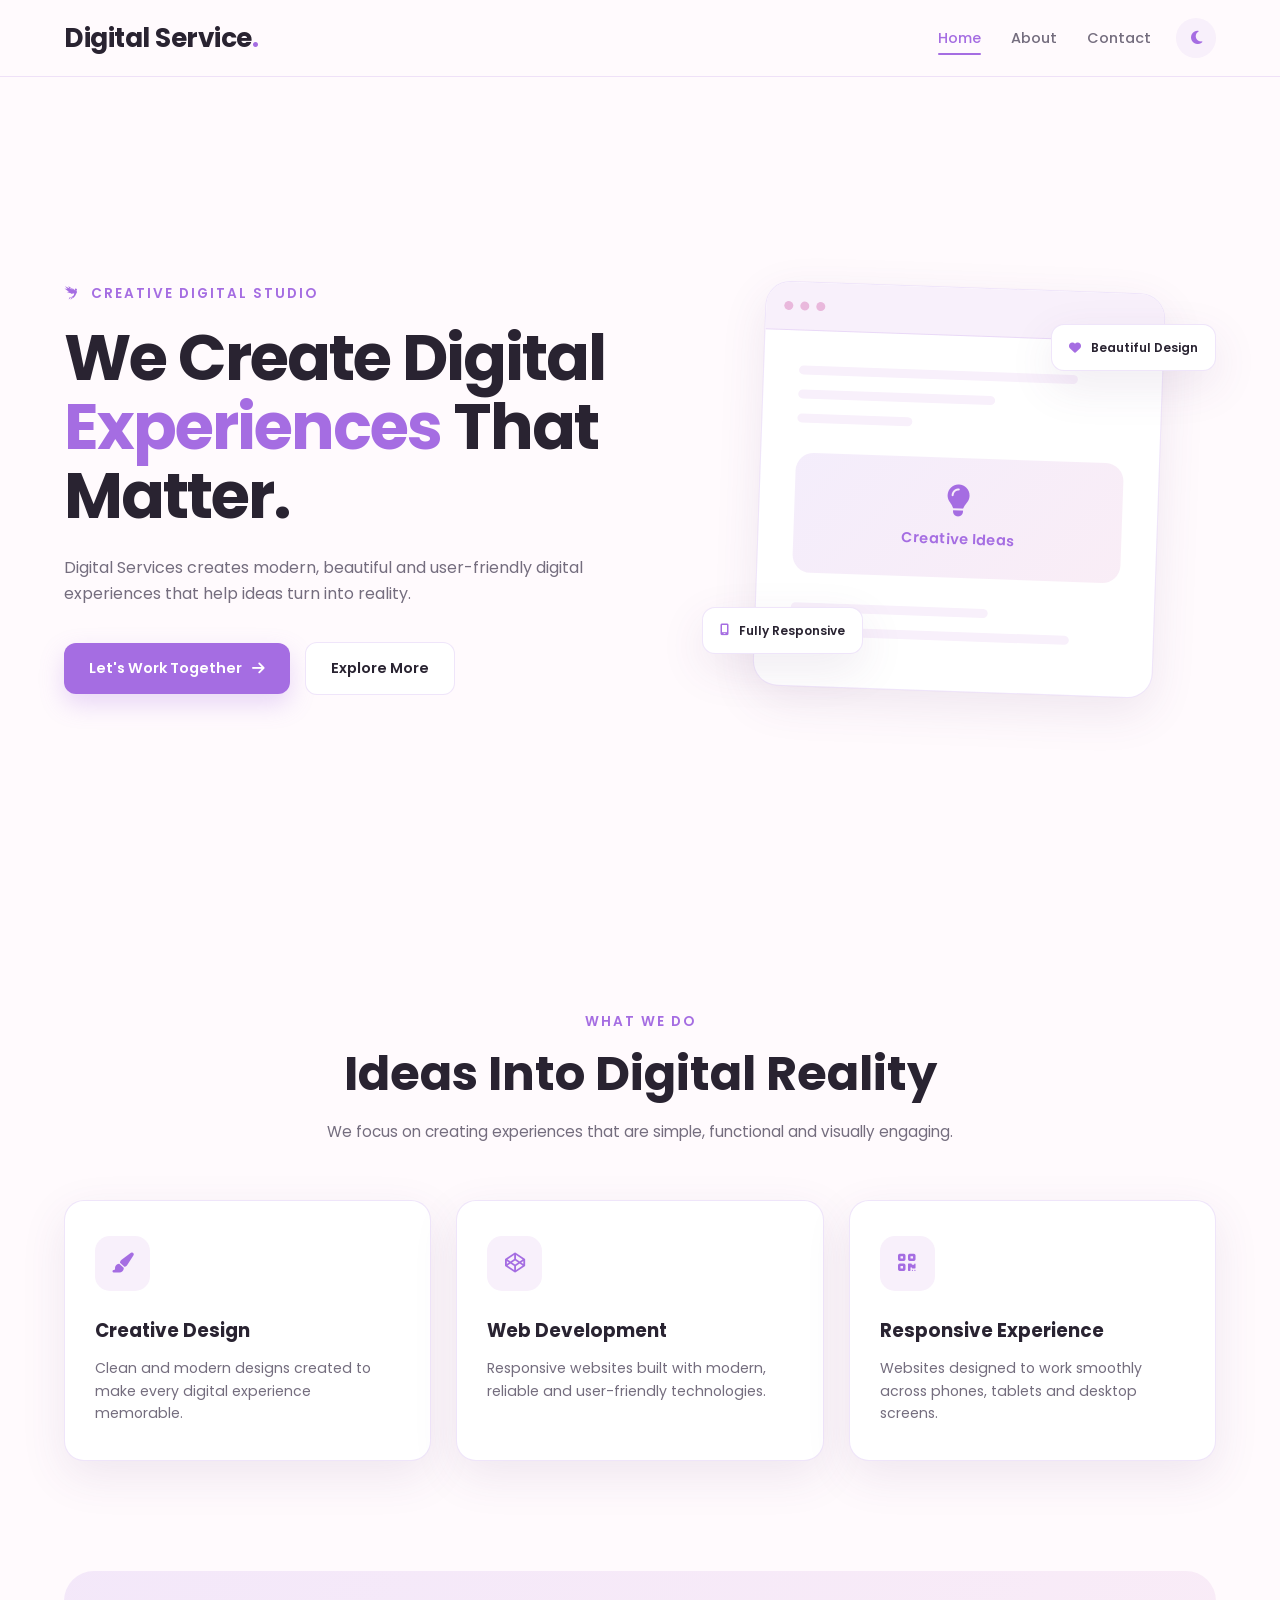
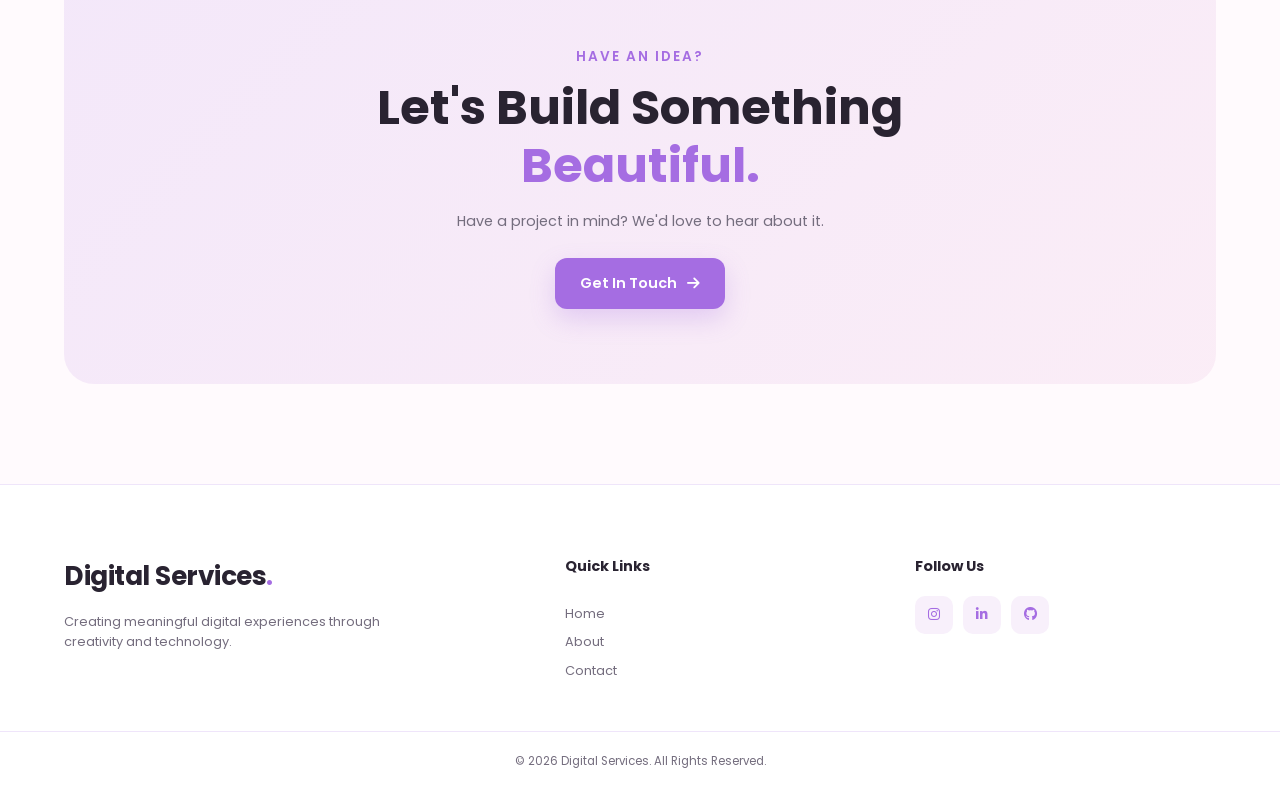
<file: index.html>
<!DOCTYPE html>
<html lang="en">

<head>
    <meta charset="UTF-8">
    <meta name="viewport" content="width=device-width, initial-scale=1.0">

    <title>Digital Services | Paras Qureshi</title>

    <link rel="stylesheet" href="style.css">

    <!-- Font Awesome -->
    <link rel="stylesheet"
        href="https://cdnjs.cloudflare.com/ajax/libs/font-awesome/6.5.2/css/all.min.css">
</head>

<body>

    <!-- ================= NAVBAR ================= -->
    <header class="header">
        <nav class="navbar">

            <a href="index.html" class="logo">
                Digital Service<span>.</span>
            </a>

            <div class="nav-right">

                <ul class="nav-links" id="navLinks">
                    <li>
                        <a href="index.html" class="active">Home</a>
                    </li>

                    <li>
                        <a href="about.html">About</a>
                    </li>

                    <li>
                        <a href="contact.html">Contact</a>
                    </li>
                </ul>

                <!-- Dark / Light Mode -->
              <button id="themeToggle" class="theme-toggle" aria-label="Switch to dark mode">
    <i class="fas fa-moon"></i>
</button>

                <!-- Mobile Menu -->
                <button class="menu-toggle" id="menuToggle" aria-label="Toggle navigation menu">
                    <span></span>
                    <span></span>
                    <span></span>
                </button>

            </div>

        </nav>
    </header>


    <!-- ================= HERO SECTION ================= -->
    <main>

        <section class="hero">

            <div class="hero-content">

                <p class="hero-subtitle">
                   <i class="fa-brands fa-studiovinari"></i>
                    Creative Digital Studio
                </p>

                <h1>
                    We Create Digital
                    <span>Experiences</span>
                    That Matter.
                </h1>

                <p class="hero-description">
                    Digital Services creates modern, beautiful and user-friendly
                    digital experiences that help ideas turn into reality.
                </p>

                <div class="hero-buttons">
                    <a href="contact.html" class="btn primary-btn">
                        Let's Work Together
                        <i class="fas fa-arrow-right"></i>
                    </a>

                    <a href="about.html" class="btn secondary-btn">
                        Explore More
                    </a>
                </div>

            </div>


            <!-- Hero Visual -->
            <div class="hero-visual">

                <div class="visual-card main-card">

                    <div class="card-top">
                        <span class="dot"></span>
                        <span class="dot"></span>
                        <span class="dot"></span>
                    </div>

                    <div class="visual-content">

                        <div class="code-line long"></div>
                        <div class="code-line medium"></div>
                        <div class="code-line short"></div>

                        <div class="visual-box">
                            <i class="fa-solid fa-lightbulb"></i>
                            <span>Creative Ideas</span>
                        </div>

                        <div class="code-line medium"></div>
                        <div class="code-line long"></div>

                    </div>

                </div>

                <div class="floating-card card-one">
                    <i class="fas fa-heart"></i>
                    <span>Beautiful Design</span>
                </div>

                <div class="floating-card card-two">
                    <i class="fas fa-mobile-screen"></i>
                    <span>Fully Responsive</span>
                </div>

            </div>

        </section>


        <!-- ================= SERVICES ================= -->
        <section class="services section">

            <div class="section-heading">

                <p class="section-subtitle">
                    What We Do
                </p>

                <h2>
                    Ideas Into Digital Reality
                </h2>

                <p>
                    We focus on creating experiences that are simple,
                    functional and visually engaging.
                </p>

            </div>


            <div class="service-grid">

                <article class="service-card">

                    <div class="service-icon">
                       <i class="fa-solid fa-paintbrush"></i>
                    </div>

                    <h3>Creative Design</h3>

                    <p>
                        Clean and modern designs created to make every
                        digital experience memorable.
                    </p>

                </article>


                <article class="service-card">

                    <div class="service-icon">
                      <i class="fa-brands fa-codepen"></i>
                    </div>

                    <h3>Web Development</h3>

                    <p>
                        Responsive websites built with modern,
                        reliable and user-friendly technologies.
                    </p>

                </article>


                <article class="service-card">

                    <div class="service-icon">
                        <i class="fa-solid fa-qrcode"></i>
                    </div>

                    <h3>Responsive Experience</h3>

                    <p>
                        Websites designed to work smoothly across
                        phones, tablets and desktop screens.
                    </p>

                </article>

            </div>

        </section>


        <!-- ================= CTA ================= -->
        <section class="cta-section">

            <div class="cta-content">

                <p class="section-subtitle">
                    Have an Idea?
                </p>

                <h2>
                    Let's Build Something
                    <span>Beautiful.</span>
                </h2>

                <p>
                    Have a project in mind? We'd love to hear about it.
                </p>

                <a href="contact.html" class="btn primary-btn">
                    Get In Touch
                    <i class="fas fa-arrow-right"></i>
                </a>

            </div>

        </section>

    </main>


    <!-- ================= FOOTER ================= -->
    <footer class="footer">

        <div class="footer-container">

            <div class="footer-brand">

                <a href="index.html" class="logo">
                    Digital Services<span>.</span>
                </a>

                <p>
                    Creating meaningful digital experiences
                    through creativity and technology.
                </p>

            </div>


            <div class="footer-links">

                <h3>Quick Links</h3>

                <a href="index.html">Home</a>
                <a href="about.html">About</a>
                <a href="contact.html">Contact</a>

            </div>


            <div class="footer-social">

                <h3>Follow Us</h3>

                <div class="social-icons">

                    <a href="https://www.instagram.com/paras_qureshii/?hl=en" aria-label="Instagram">
                        <i class="fab fa-instagram"></i>
                    </a>

                    <a href="https://www.linkedin.com/in/paras-qureshi-65b89837a/" aria-label="LinkedIn">
                        <i class="fab fa-linkedin-in"></i>
                    </a>

                    <a href="https://github.com/Parasqureshi13" aria-label="GitHub">
                        <i class="fab fa-github"></i>
                    </a>

                </div>

            </div>

        </div>


        <div class="footer-bottom">

            <p>
                © 2026 Digital Services. All Rights Reserved.
            </p>

        </div>

    </footer>


    <!-- JavaScript -->
    <script src="script.js"></script>

</body>

</html>
</file>
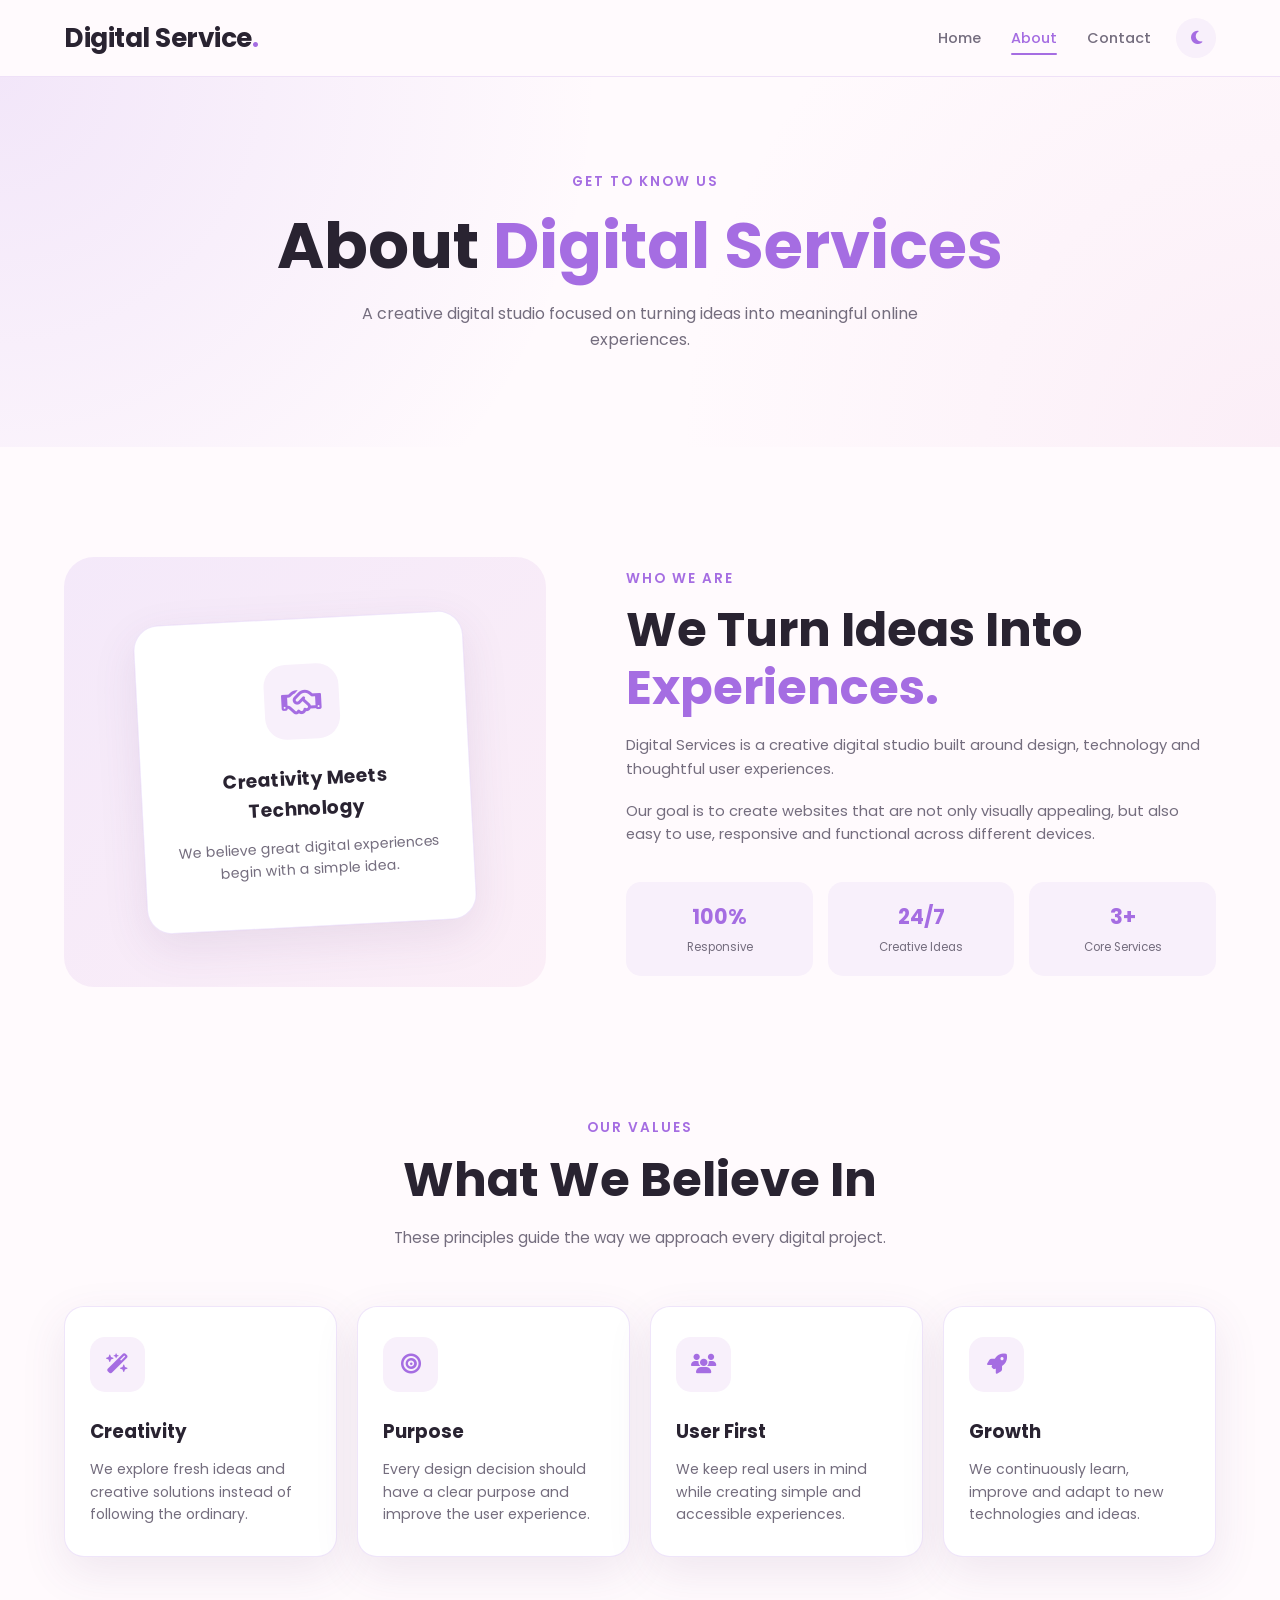
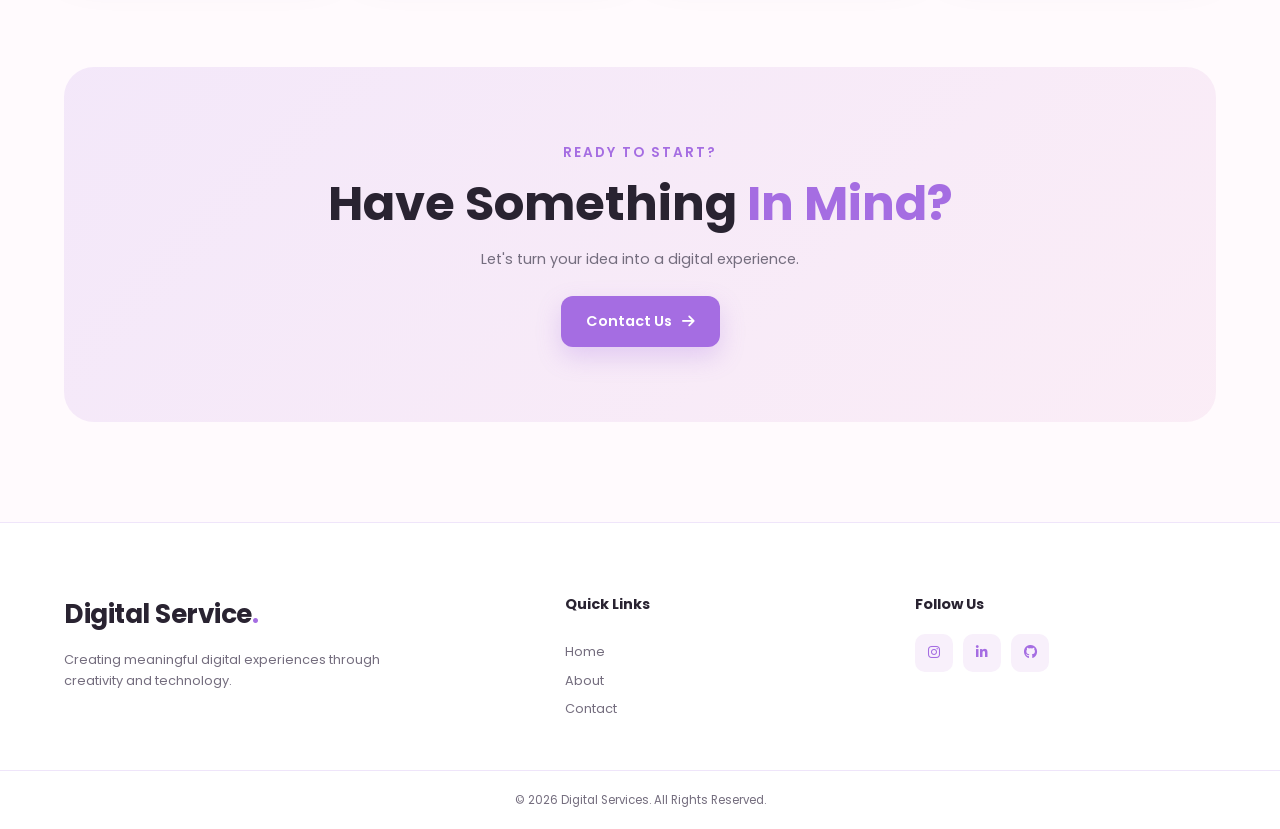
<file: about.html>
<!DOCTYPE html>
<html lang="en">

<head>
    <meta charset="UTF-8">
    <meta name="viewport" content="width=device-width, initial-scale=1.0">

    <title>About | Digital Services</title>

    <link rel="stylesheet" href="style.css">

    <link rel="stylesheet"
        href="https://cdnjs.cloudflare.com/ajax/libs/font-awesome/6.5.2/css/all.min.css">
</head>

<body>

    <!-- ================= NAVBAR ================= -->
    <header class="header">
        <nav class="navbar">

            <a href="index.html" class="logo">
                Digital Service<span>.</span>
            </a>

            <div class="nav-right">

                <ul class="nav-links" id="navLinks">

                    <li>
                        <a href="index.html">Home</a>
                    </li>

                    <li>
                        <a href="about.html" class="active">About</a>
                    </li>

                    <li>
                        <a href="contact.html">Contact</a>
                    </li>

                </ul>

                <!-- Dark / Light Mode -->
                <button class="theme-toggle" id="themeToggle"
                    aria-label="Toggle dark mode">
                    <i class="fas fa-moon"></i>
                </button>

                <!-- Mobile Menu -->
                <button class="menu-toggle" id="menuToggle"
                    aria-label="Toggle navigation menu">

                    <span></span>
                    <span></span>
                    <span></span>

                </button>

            </div>

        </nav>
    </header>


    <!-- ================= PAGE HERO ================= -->
    <main>

        <section class="page-hero">

            <div class="page-hero-content">

                <p class="hero-subtitle">
                    <i class="fas fa-sparkles"></i>
                    Get To Know Us
                </p>

                <h1>
                    About <span>Digital Services</span>
                </h1>

                <p>
                    A creative digital studio focused on turning
                    ideas into meaningful online experiences.
                </p>

            </div>

        </section>


        <!-- ================= ABOUT SECTION ================= -->
        <section class="about-section section">

            <div class="about-image">

                <div class="about-card">

                    <div class="about-icon">
                      <i class="fa-regular fa-handshake"></i>
                    </div>

                    <h3>
                        Creativity Meets Technology
                    </h3>

                    <p>
                        We believe great digital experiences begin
                        with a simple idea.
                    </p>

                </div>

            </div>


            <div class="about-content">

                <p class="section-subtitle">
                    Who We Are
                </p>

                <h2>
                    We Turn Ideas Into
                    <span>Experiences.</span>
                </h2>

                <p>
                    Digital Services is a creative digital studio built
                    around design, technology and thoughtful user
                    experiences.
                </p>

                <p>
                    Our goal is to create websites that are not only
                    visually appealing, but also easy to use,
                    responsive and functional across different
                    devices.
                </p>

                <div class="about-stats">

                    <div class="stat">
                        <strong>100%</strong>
                        <span>Responsive</span>
                    </div>

                    <div class="stat">
                        <strong>24/7</strong>
                        <span>Creative Ideas</span>
                    </div>

                    <div class="stat">
                        <strong>3+</strong>
                        <span>Core Services</span>
                    </div>

                </div>

            </div>

        </section>


        <!-- ================= VALUES ================= -->
        <section class="values-section section">

            <div class="section-heading">

                <p class="section-subtitle">
                    Our Values
                </p>

                <h2>
                    What We Believe In
                </h2>

                <p>
                    These principles guide the way we approach
                    every digital project.
                </p>

            </div>


            <div class="values-grid">

                <article class="value-card">

                    <div class="value-icon">
                        <i class="fas fa-wand-magic-sparkles"></i>
                    </div>

                    <h3>Creativity</h3>

                    <p>
                        We explore fresh ideas and creative solutions
                        instead of following the ordinary.
                    </p>

                </article>


                <article class="value-card">

                    <div class="value-icon">
                        <i class="fas fa-bullseye"></i>
                    </div>

                    <h3>Purpose</h3>

                    <p>
                        Every design decision should have a clear
                        purpose and improve the user experience.
                    </p>

                </article>


                <article class="value-card">

                    <div class="value-icon">
                        <i class="fas fa-users"></i>
                    </div>

                    <h3>User First</h3>

                    <p>
                        We keep real users in mind while creating
                        simple and accessible experiences.
                    </p>

                </article>


                <article class="value-card">

                    <div class="value-icon">
                        <i class="fas fa-rocket"></i>
                    </div>

                    <h3>Growth</h3>

                    <p>
                        We continuously learn, improve and adapt
                        to new technologies and ideas.
                    </p>

                </article>

            </div>

        </section>


        <!-- ================= CTA ================= -->
        <section class="cta-section">

            <div class="cta-content">

                <p class="section-subtitle">
                    Ready To Start?
                </p>

                <h2>
                    Have Something
                    <span>In Mind?</span>
                </h2>

                <p>
                    Let's turn your idea into a digital experience.
                </p>

                <a href="contact.html" class="btn primary-btn">
                    Contact Us
                    <i class="fas fa-arrow-right"></i>
                </a>

            </div>

        </section>

    </main>


    <!-- ================= FOOTER ================= -->
    <footer class="footer">

        <div class="footer-container">

            <div class="footer-brand">

                <a href="index.html" class="logo">
                    Digital Service<span>.</span>
                </a>

                <p>
                    Creating meaningful digital experiences
                    through creativity and technology.
                </p>

            </div>


            <div class="footer-links">

                <h3>Quick Links</h3>

                <a href="index.html">Home</a>
                <a href="about.html">About</a>
                <a href="contact.html">Contact</a>

            </div>


            <div class="footer-social">

                   <h3>Follow Us</h3>

                <div class="social-icons">

                    <a href="https://www.instagram.com/paras_qureshii/?hl=en" aria-label="Instagram">
                        <i class="fab fa-instagram"></i>
                    </a>

                    <a href="https://www.linkedin.com/in/paras-qureshi-65b89837a/" aria-label="LinkedIn">
                        <i class="fab fa-linkedin-in"></i>
                    </a>

                    <a href="https://github.com/Parasqureshi13" aria-label="GitHub">
                        <i class="fab fa-github"></i>
                    </a>

                </div>

            </div>

        </div>


        <div class="footer-bottom">

            <p>
                © 2026 Digital Services. All Rights Reserved.
            </p>

        </div>

    </footer>


    <!-- JavaScript -->
    <script src="script.js"></script>

</body>

</html>
</file>
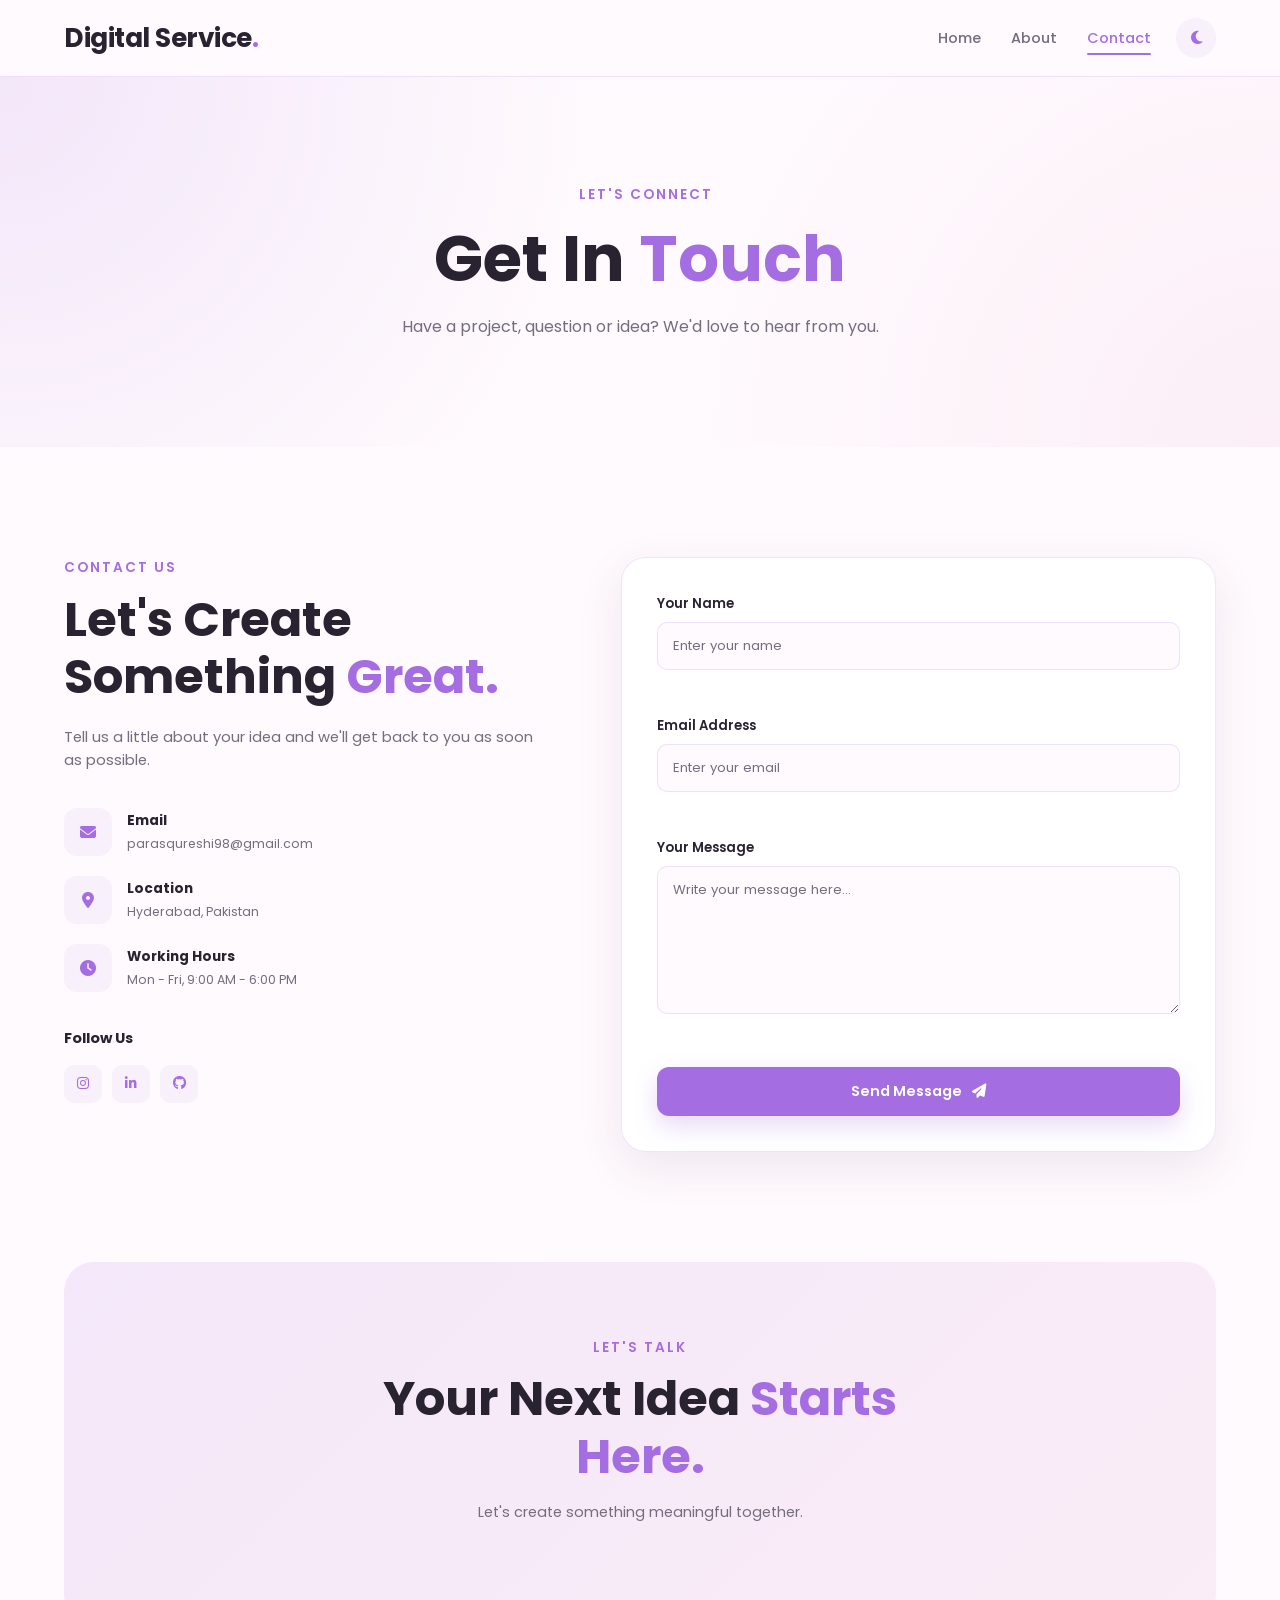
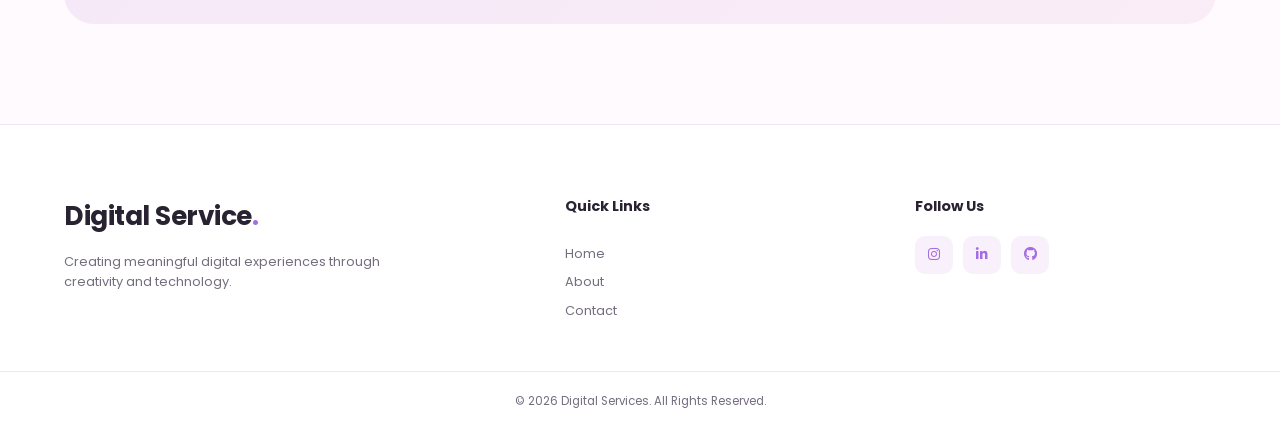
<file: contact.html>
<!DOCTYPE html>
<html lang="en">

<head>
    <meta charset="UTF-8">
    <meta name="viewport" content="width=device-width, initial-scale=1.0">

    <title>Contact | Digital Services</title>

    <link rel="stylesheet" href="style.css">

    <link rel="stylesheet"
        href="https://cdnjs.cloudflare.com/ajax/libs/font-awesome/6.5.2/css/all.min.css">
</head>

<body>

    <!-- ================= NAVBAR ================= -->
    <header class="header">
        <nav class="navbar">

            <a href="index.html" class="logo">
                Digital Service<span>.</span>
            </a>

            <div class="nav-right">

                <ul class="nav-links" id="navLinks">

                    <li>
                        <a href="index.html">Home</a>
                    </li>

                    <li>
                        <a href="about.html">About</a>
                    </li>

                    <li>
                        <a href="contact.html" class="active">Contact</a>
                    </li>

                </ul>

                <!-- Dark / Light Mode -->
                <button class="theme-toggle" id="themeToggle"
                    aria-label="Toggle dark mode">
                    <i class="fas fa-moon"></i>
                </button>

                <!-- Mobile Menu -->
                <button class="menu-toggle" id="menuToggle"
                    aria-label="Toggle navigation menu">

                    <span></span>
                    <span></span>
                    <span></span>

                </button>

            </div>

        </nav>
    </header>


    <!-- ================= CONTACT PAGE ================= -->
    <main>

        <!-- Page Hero -->
        <section class="page-hero">

            <div class="page-hero-content">

                <p class="hero-subtitle">
                    <i class="fas fa-sparkles"></i>
                    Let's Connect
                </p>

                <h1>
                    Get In <span>Touch</span>
                </h1>

                <p>
                    Have a project, question or idea?
                    We'd love to hear from you.
                </p>

            </div>

        </section>


        <!-- ================= CONTACT SECTION ================= -->
        <section class="contact-section section">

            <!-- Contact Information -->
            <div class="contact-info">

                <p class="section-subtitle">
                    Contact Us
                </p>

                <h2>
                    Let's Create Something
                    <span>Great.</span>
                </h2>

                <p class="contact-description">
                    Tell us a little about your idea and we'll
                    get back to you as soon as possible.
                </p>


                <div class="contact-details">

                    <div class="contact-detail">

                        <div class="contact-detail-icon">
                            <i class="fas fa-envelope"></i>
                        </div>

                        <div>
                            <h3>Email</h3>
                            <p>parasqureshi98@gmail.com</p>
                        </div>

                    </div>


                    <div class="contact-detail">

                        <div class="contact-detail-icon">
                            <i class="fas fa-location-dot"></i>
                        </div>

                        <div>
                            <h3>Location</h3>
                            <p>Hyderabad, Pakistan</p>
                        </div>

                    </div>


                    <div class="contact-detail">

                        <div class="contact-detail-icon">
                            <i class="fas fa-clock"></i>
                        </div>

                        <div>
                            <h3>Working Hours</h3>
                            <p>Mon - Fri, 9:00 AM - 6:00 PM</p>
                        </div>

                    </div>

                </div>


                <!-- Social Links -->
                <div class="contact-social">

                    <h3>Follow Us</h3>

                <div class="social-icons">

                    <a href="https://www.instagram.com/paras_qureshii/?hl=en" aria-label="Instagram">
                        <i class="fab fa-instagram"></i>
                    </a>

                    <a href="https://www.linkedin.com/in/paras-qureshi-65b89837a/" aria-label="LinkedIn">
                        <i class="fab fa-linkedin-in"></i>
                    </a>

                    <a href="https://github.com/Parasqureshi13" aria-label="GitHub">
                        <i class="fab fa-github"></i>
                    </a>

                    </div>

                </div>

            </div>


            <!-- ================= CONTACT FORM ================= -->
            <div class="contact-form-wrapper">

                <form id="contactForm" novalidate>

                    <div class="form-group">

                        <label for="name">
                            Your Name
                        </label>

                        <input
                            type="text"
                            id="name"
                            name="name"
                            placeholder="Enter your name"
                            autocomplete="name">

                        <small class="error-message" id="nameError"></small>

                    </div>


                    <div class="form-group">

                        <label for="email">
                            Email Address
                        </label>

                        <input
                            type="email"
                            id="email"
                            name="email"
                            placeholder="Enter your email"
                            autocomplete="email">

                        <small class="error-message" id="emailError"></small>

                    </div>


                    <div class="form-group">

                        <label for="message">
                            Your Message
                        </label>

                        <textarea
                            id="message"
                            name="message"
                            rows="6"
                            placeholder="Write your message here..."></textarea>

                        <small class="error-message" id="messageError"></small>

                    </div>


                    <button type="submit" class="btn primary-btn submit-btn">
                        Send Message
                        <i class="fas fa-paper-plane"></i>
                    </button>


                    <!-- Success Message -->
                    <div class="success-message" id="successMessage">

                        <i class="fas fa-circle-check"></i>

                        <div>
                            <strong>Message Sent!</strong>
                            <p>
                                Thank you! Your message has been
                                submitted successfully.
                            </p>
                        </div>

                    </div>

                </form>

            </div>

        </section>


        <!-- ================= CTA ================= -->
        <section class="cta-section">

            <div class="cta-content">

                <p class="section-subtitle">
                    Let's Talk
                </p>

                <h2>
                    Your Next Idea
                    <span>Starts Here.</span>
                </h2>

                <p>
                    Let's create something meaningful together.
                </p>

            </div>

        </section>

    </main>


    <!-- ================= FOOTER ================= -->
    <footer class="footer">

        <div class="footer-container">

            <div class="footer-brand">

                <a href="index.html" class="logo">
                    Digital Service<span>.</span>
                </a>

                <p>
                    Creating meaningful digital experiences
                    through creativity and technology.
                </p>

            </div>


            <div class="footer-links">

                <h3>Quick Links</h3>

                <a href="index.html">Home</a>
                <a href="about.html">About</a>
                <a href="contact.html">Contact</a>

            </div>


            <div class="footer-social">

                   <h3>Follow Us</h3>

                <div class="social-icons">

                    <a href="https://www.instagram.com/paras_qureshii/?hl=en" aria-label="Instagram">
                        <i class="fab fa-instagram"></i>
                    </a>

                    <a href="https://www.linkedin.com/in/paras-qureshi-65b89837a/" aria-label="LinkedIn">
                        <i class="fab fa-linkedin-in"></i>
                    </a>

                    <a href="https://github.com/Parasqureshi13" aria-label="GitHub">
                        <i class="fab fa-github"></i>
                    </a>
                </div>

            </div>

        </div>


        <div class="footer-bottom">

            <p>
                © 2026 Digital Services. All Rights Reserved.
            </p>

        </div>

    </footer>


    <!-- JavaScript -->
    <script src="script.js"></script>

</body>

</html>
</file>
<file: style.css>
/* =========================================================
   LUNÉRA STUDIO - INTERNIFY TASK 3
   Multi-Page Responsive Website
   ========================================================= */


/* =========================
   GOOGLE FONT
   ========================= */

@import url('https://fonts.googleapis.com/css2?family=Poppins:wght@300;400;500;600;700&display=swap');


/* =========================
   ROOT VARIABLES
   ========================= */

:root {
    --primary: #a56de2;
    --primary-dark: #8750c7;
    --secondary: #e9b8dc;

    --background: #fffafd;
    --surface: #ffffff;
    --surface-light: #f8f0fb;

    --text: #292331;
    --text-light: #746d7e;

    --border: rgba(165, 109, 226, 0.18);

    --shadow: 0 15px 45px rgba(96, 62, 117, 0.10);
    --shadow-hover: 0 20px 55px rgba(96, 62, 117, 0.16);

    --transition: 0.3s ease;
}


/* =========================
   DARK MODE VARIABLES
   ========================= */

body.dark-mode {
    --background: #17131c;
    --surface: #211b28;
    --surface-light: #2a2232;

    --text: #f8f3fb;
    --text-light: #bdb3c5;

    --border: rgba(233, 184, 220, 0.15);

    --shadow: 0 15px 45px rgba(0, 0, 0, 0.25);
    --shadow-hover: 0 20px 55px rgba(0, 0, 0, 0.35);
}


/* =========================
   RESET
   ========================= */

* {
    margin: 0;
    padding: 0;
    box-sizing: border-box;
}


html {
    scroll-behavior: smooth;
}


body {
    font-family: 'Poppins', sans-serif;
    background: var(--background);
    color: var(--text);
    line-height: 1.6;
    overflow-x: hidden;

    transition:
        background-color var(--transition),
        color var(--transition);
}


a {
    text-decoration: none;
    color: inherit;
}


button,
input,
textarea {
    font-family: inherit;
}


button {
    border: none;
    cursor: pointer;
}


img {
    max-width: 100%;
    display: block;
}


/* =========================
   REUSABLE
   ========================= */

.section {
    width: min(1180px, 90%);
    margin: 0 auto;
}


.section-heading {
    max-width: 680px;
    margin: 0 auto 55px;
    text-align: center;
}


.section-subtitle {
    color: var(--primary);
    font-size: 0.85rem;
    font-weight: 600;
    text-transform: uppercase;
    letter-spacing: 2px;
    margin-bottom: 12px;
}


.section-heading h2,
.about-content h2,
.contact-info h2 {
    font-size: clamp(2rem, 4vw, 3rem);
    line-height: 1.2;
    margin-bottom: 18px;
}


.section-heading h2 {
    color: var(--text);
}


.section-heading > p:last-child {
    color: var(--text-light);
    font-size: 0.95rem;
}


/* =========================
   BUTTONS
   ========================= */

.btn {
    display: inline-flex;
    align-items: center;
    justify-content: center;
    gap: 10px;

    padding: 14px 25px;

    border-radius: 12px;

    font-size: 0.9rem;
    font-weight: 600;

    transition:
        transform var(--transition),
        box-shadow var(--transition),
        background-color var(--transition);
}


.primary-btn {
    background: var(--primary);
    color: #ffffff;

    box-shadow: 0 10px 25px rgba(165, 109, 226, 0.25);
}


.primary-btn:hover {
    background: var(--primary-dark);
    transform: translateY(-3px);
    box-shadow: 0 15px 30px rgba(165, 109, 226, 0.30);
}


.secondary-btn {
    background: var(--surface);
    color: var(--text);

    border: 1px solid var(--border);
}


.secondary-btn:hover {
    transform: translateY(-3px);
    box-shadow: var(--shadow);
}


/* =========================
   HEADER / NAVBAR
   ========================= */

.header {
    position: sticky;
    top: 0;
    z-index: 1000;

    background: rgba(255, 250, 253, 0.88);
    border-bottom: 1px solid var(--border);

    backdrop-filter: blur(15px);

    transition: background-color var(--transition);
}


body.dark-mode .header {
    background: rgba(23, 19, 28, 0.90);
}


.navbar {
    width: min(1180px, 90%);
    min-height: 76px;
    margin: 0 auto;

    display: flex;
    align-items: center;
    justify-content: space-between;
}


.logo {
    font-size: 1.65rem;
    font-weight: 700;
    letter-spacing: -0.5px;
}


.logo span {
    color: var(--primary);
}


.nav-right {
    display: flex;
    align-items: center;
    gap: 25px;
}


.nav-links {
    list-style: none;

    display: flex;
    align-items: center;
    gap: 30px;
}


.nav-links a {
    position: relative;

    color: var(--text-light);
    font-size: 0.9rem;
    font-weight: 500;

    transition: color var(--transition);
}


.nav-links a::after {
    content: "";

    position: absolute;
    left: 0;
    bottom: -7px;

    width: 0;
    height: 2px;

    background: var(--primary);
    border-radius: 5px;

    transition: width var(--transition);
}


.nav-links a:hover,
.nav-links a.active {
    color: var(--primary);
}


.nav-links a:hover::after,
.nav-links a.active::after {
    width: 100%;
}


/* =========================
   THEME TOGGLE
   ========================= */

.theme-toggle {
    width: 40px;
    height: 40px;

    display: flex;
    align-items: center;
    justify-content: center;

    border-radius: 50%;

    background: var(--surface-light);
    color: var(--primary);

    font-size: 0.95rem;

    transition:
        transform var(--transition),
        background-color var(--transition);
}


.theme-toggle:hover {
    transform: rotate(15deg) scale(1.05);
}


/* =========================
   MOBILE MENU BUTTON
   ========================= */

.menu-toggle {
    width: 40px;
    height: 40px;

    display: none;

    align-items: center;
    justify-content: center;
    flex-direction: column;
    gap: 5px;

    background: transparent;
}


.menu-toggle span {
    width: 24px;
    height: 2px;

    border-radius: 5px;

    background: var(--text);

    transition:
        transform var(--transition),
        opacity var(--transition);
}


.menu-toggle.active span:nth-child(1) {
    transform: translateY(7px) rotate(45deg);
}


.menu-toggle.active span:nth-child(2) {
    opacity: 0;
}


.menu-toggle.active span:nth-child(3) {
    transform: translateY(-7px) rotate(-45deg);
}


/* =========================
   HERO
   ========================= */

.hero {
    width: min(1180px, 90%);
    min-height: calc(100vh - 76px);

    margin: 0 auto;

    display: grid;
    grid-template-columns: 1.05fr 0.95fr;

    align-items: center;
    gap: 70px;

    padding: 80px 0;
}


.hero-subtitle {
    color: var(--primary);

    font-size: 0.85rem;
    font-weight: 600;

    text-transform: uppercase;
    letter-spacing: 2px;

    margin-bottom: 18px;
}


.hero-subtitle i {
    margin-right: 6px;
}


.hero-content h1 {
    max-width: 650px;

    font-size: clamp(2.5rem, 5vw, 4.5rem);
    line-height: 1.08;

    letter-spacing: -2px;

    margin-bottom: 25px;
}


.hero-content h1 span,
.about-content h2 span,
.contact-info h2 span,
.cta-content h2 span {
    color: var(--primary);
}


.hero-description {
    max-width: 570px;

    color: var(--text-light);

    font-size: 1rem;

    margin-bottom: 35px;
}


.hero-buttons {
    display: flex;
    align-items: center;
    gap: 15px;
    flex-wrap: wrap;
}


/* =========================
   HERO VISUAL
   ========================= */

.hero-visual {
    position: relative;

    min-height: 470px;

    display: flex;
    align-items: center;
    justify-content: center;
}


.main-card {
    width: min(400px, 90%);
    min-height: 330px;

    background: var(--surface);

    border: 1px solid var(--border);
    border-radius: 25px;

    box-shadow: var(--shadow);

    overflow: hidden;

    transform: rotate(2deg);

    transition:
        transform var(--transition),
        box-shadow var(--transition);
}


.main-card:hover {
    transform: rotate(0deg) translateY(-5px);
    box-shadow: var(--shadow-hover);
}


.card-top {
    height: 48px;

    display: flex;
    align-items: center;

    gap: 7px;

    padding: 0 18px;

    background: var(--surface-light);

    border-bottom: 1px solid var(--border);
}


.dot {
    width: 9px;
    height: 9px;

    border-radius: 50%;

    background: var(--secondary);
}


.visual-content {
    padding: 35px;
}


.code-line {
    height: 9px;

    margin-bottom: 15px;

    border-radius: 20px;

    background: var(--surface-light);
}


.code-line.long {
    width: 85%;
}


.code-line.medium {
    width: 60%;
}


.code-line.short {
    width: 35%;
}


.visual-box {
    min-height: 120px;

    display: flex;
    align-items: center;
    justify-content: center;
    flex-direction: column;

    gap: 12px;

    margin: 30px 0;

    border-radius: 18px;

    background:
        linear-gradient(
            135deg,
            rgba(165, 109, 226, 0.12),
            rgba(233, 184, 220, 0.25)
        );

    color: var(--primary);

    font-size: 0.9rem;
    font-weight: 600;
}


.visual-box i {
    font-size: 2rem;
}


/* =========================
   FLOATING CARDS
   ========================= */

.floating-card {
    position: absolute;

    display: flex;
    align-items: center;
    gap: 10px;

    padding: 13px 17px;

    background: var(--surface);

    border: 1px solid var(--border);
    border-radius: 13px;

    box-shadow: var(--shadow);

    color: var(--text);

    font-size: 0.75rem;
    font-weight: 600;

    animation: float 4s ease-in-out infinite;
}


.floating-card i {
    color: var(--primary);
}


.card-one {
    top: 70px;
    right: 0;
}


.card-two {
    bottom: 70px;
    left: 0;

    animation-delay: 1s;
}


@keyframes float {

    0%,
    100% {
        transform: translateY(0);
    }

    50% {
        transform: translateY(-12px);
    }
}


/* =========================
   SERVICES
   ========================= */

.services {
    padding: 110px 0;
}


.service-grid {
    display: grid;

    grid-template-columns: repeat(3, 1fr);

    gap: 25px;
}


.service-card {
    padding: 35px 30px;

    background: var(--surface);

    border: 1px solid var(--border);
    border-radius: 20px;

    box-shadow: var(--shadow);

    transition:
        transform var(--transition),
        box-shadow var(--transition);
}


.service-card:hover {
    transform: translateY(-8px);
    box-shadow: var(--shadow-hover);
}


.service-icon,
.value-icon {
    width: 55px;
    height: 55px;

    display: flex;
    align-items: center;
    justify-content: center;

    margin-bottom: 25px;

    border-radius: 15px;

    background: var(--surface-light);
    color: var(--primary);

    font-size: 1.25rem;
}


.service-card h3,
.value-card h3 {
    font-size: 1.15rem;
    margin-bottom: 12px;
}


.service-card p,
.value-card p {
    color: var(--text-light);
    font-size: 0.88rem;
}


/* =========================
   PAGE HERO
   ========================= */

.page-hero {
    min-height: 370px;

    display: flex;
    align-items: center;
    justify-content: center;

    padding: 70px 5%;

    text-align: center;

    background:
        radial-gradient(
            circle at top left,
            rgba(165, 109, 226, 0.14),
            transparent 45%
        ),
        radial-gradient(
            circle at bottom right,
            rgba(233, 184, 220, 0.18),
            transparent 45%
        );
}


.page-hero-content {
    max-width: 750px;
}


.page-hero h1 {
    font-size: clamp(2.5rem, 6vw, 4rem);

    line-height: 1.1;

    margin-bottom: 20px;
}


.page-hero h1 span {
    color: var(--primary);
}


.page-hero-content > p:last-child {
    max-width: 600px;

    margin: 0 auto;

    color: var(--text-light);
}


/* =========================
   ABOUT SECTION
   ========================= */

.about-section {
    padding: 110px 0;

    display: grid;
    grid-template-columns: 0.9fr 1.1fr;

    align-items: center;

    gap: 80px;
}


.about-image {
    min-height: 430px;

    display: flex;
    align-items: center;
    justify-content: center;

    padding: 35px;

    border-radius: 30px;

    background:
        linear-gradient(
            135deg,
            rgba(165, 109, 226, 0.12),
            rgba(233, 184, 220, 0.18)
        );
}


.about-card {
    width: min(330px, 100%);

    padding: 45px 30px;

    text-align: center;

    background: var(--surface);

    border: 1px solid var(--border);
    border-radius: 25px;

    box-shadow: var(--shadow);

    transform: rotate(-3deg);

    transition: transform var(--transition);
}


.about-card:hover {
    transform: rotate(0deg) translateY(-5px);
}


.about-icon {
    width: 75px;
    height: 75px;

    display: flex;
    align-items: center;
    justify-content: center;

    margin: 0 auto 25px;

    border-radius: 22px;

    background: var(--surface-light);
    color: var(--primary);

    font-size: 2rem;
}


.about-card h3 {
    margin-bottom: 12px;
}


.about-card p {
    color: var(--text-light);
    font-size: 0.88rem;
}


.about-content > p:not(.section-subtitle) {
    color: var(--text-light);

    font-size: 0.92rem;

    margin-bottom: 18px;
}


.about-stats {
    display: grid;
    grid-template-columns: repeat(3, 1fr);

    gap: 15px;

    margin-top: 35px;
}


.stat {
    padding: 18px;

    background: var(--surface-light);

    border-radius: 15px;

    text-align: center;
}


.stat strong {
    display: block;

    color: var(--primary);

    font-size: 1.3rem;
}


.stat span {
    color: var(--text-light);

    font-size: 0.72rem;
}


/* =========================
   VALUES
   ========================= */

.values-section {
    padding: 20px 0 110px;
}


.values-grid {
    display: grid;

    grid-template-columns: repeat(4, 1fr);

    gap: 20px;
}


.value-card {
    padding: 30px 25px;

    background: var(--surface);

    border: 1px solid var(--border);
    border-radius: 20px;

    box-shadow: var(--shadow);

    transition:
        transform var(--transition),
        box-shadow var(--transition);
}


.value-card:hover {
    transform: translateY(-7px);
    box-shadow: var(--shadow-hover);
}


/* =========================
   CONTACT
   ========================= */

.contact-section {
    padding: 110px 0;

    display: grid;

    grid-template-columns: 0.9fr 1.1fr;

    gap: 70px;

    align-items: start;
}


.contact-info h2 {
    margin-bottom: 20px;
}


.contact-description {
    color: var(--text-light);

    font-size: 0.92rem;

    max-width: 500px;

    margin-bottom: 35px;
}


.contact-details {
    display: flex;
    flex-direction: column;
    gap: 20px;
}


.contact-detail {
    display: flex;
    align-items: center;
    gap: 15px;
}


.contact-detail-icon {
    width: 48px;
    height: 48px;

    flex-shrink: 0;

    display: flex;
    align-items: center;
    justify-content: center;

    border-radius: 13px;

    background: var(--surface-light);
    color: var(--primary);
}


.contact-detail h3 {
    font-size: 0.85rem;
    margin-bottom: 2px;
}


.contact-detail p {
    color: var(--text-light);
    font-size: 0.78rem;
}


.contact-social {
    margin-top: 35px;
}


.contact-social h3 {
    font-size: 0.9rem;
    margin-bottom: 15px;
}


/* =========================
   SOCIAL ICONS
   ========================= */

.social-icons {
    display: flex;
    align-items: center;
    gap: 10px;
}


.social-icons a {
    width: 38px;
    height: 38px;

    display: flex;
    align-items: center;
    justify-content: center;

    border-radius: 10px;

    background: var(--surface-light);
    color: var(--primary);

    font-size: 0.85rem;

    transition:
        transform var(--transition),
        background-color var(--transition),
        color var(--transition);
}


.social-icons a:hover {
    transform: translateY(-3px);

    background: var(--primary);
    color: #ffffff;
}


/* =========================
   CONTACT FORM
   ========================= */

.contact-form-wrapper {
    padding: 35px;

    background: var(--surface);

    border: 1px solid var(--border);
    border-radius: 25px;

    box-shadow: var(--shadow);
}


.form-group {
    margin-bottom: 22px;
}


.form-group label {
    display: block;

    font-size: 0.82rem;
    font-weight: 600;

    margin-bottom: 8px;
}


.form-group input,
.form-group textarea {
    width: 100%;

    padding: 13px 15px;

    border: 1px solid var(--border);
    border-radius: 10px;

    outline: none;

    background: var(--background);
    color: var(--text);

    font-size: 0.82rem;

    resize: vertical;

    transition:
        border-color var(--transition),
        box-shadow var(--transition);
}


.form-group input::placeholder,
.form-group textarea::placeholder {
    color: var(--text-light);
}


.form-group input:focus,
.form-group textarea:focus {
    border-color: var(--primary);

    box-shadow: 0 0 0 3px rgba(165, 109, 226, 0.10);
}


.form-group input.input-error,
.form-group textarea.input-error {
    border-color: #d9536f;
}


.form-group input.input-success,
.form-group textarea.input-success {
    border-color: #55a868;
}


.error-message {
    display: block;

    min-height: 18px;

    margin-top: 5px;

    color: #d9536f;

    font-size: 0.72rem;
}


.submit-btn {
    width: 100%;
}


/* =========================
   SUCCESS MESSAGE
   ========================= */

.success-message {
    display: none;

    align-items: flex-start;
    gap: 12px;

    margin-top: 20px;
    padding: 15px;

    border-radius: 12px;

    background: rgba(85, 168, 104, 0.10);

    border: 1px solid rgba(85, 168, 104, 0.20);

    color: #3f8750;
}


.success-message.show {
    display: flex;

    animation: successFade 0.4s ease;
}


.success-message > i {
    margin-top: 3px;
}


.success-message strong {
    display: block;

    font-size: 0.85rem;

    margin-bottom: 2px;
}


.success-message p {
    font-size: 0.72rem;
}


@keyframes successFade {

    from {
        opacity: 0;
        transform: translateY(8px);
    }

    to {
        opacity: 1;
        transform: translateY(0);
    }
}


/* =========================
   CTA
   ========================= */

.cta-section {
    width: min(1180px, 90%);

    margin: 0 auto 100px;

    padding: 75px 30px;

    border-radius: 30px;

    text-align: center;

    background:
        linear-gradient(
            135deg,
            rgba(165, 109, 226, 0.13),
            rgba(233, 184, 220, 0.20)
        );
}


.cta-content {
    max-width: 650px;
    margin: 0 auto;
}


.cta-content h2 {
    font-size: clamp(2rem, 4vw, 3rem);

    line-height: 1.2;

    margin-bottom: 15px;
}


.cta-content > p:not(.section-subtitle) {
    color: var(--text-light);

    font-size: 0.9rem;

    margin-bottom: 25px;
}


/* =========================
   FOOTER
   ========================= */

.footer {
    padding: 70px 0 0;

    background: var(--surface);

    border-top: 1px solid var(--border);
}


.footer-container {
    width: min(1180px, 90%);

    margin: 0 auto;

    display: grid;

    grid-template-columns: 1.5fr 1fr 1fr;

    gap: 50px;

    padding-bottom: 50px;
}


.footer-brand p {
    max-width: 330px;

    margin-top: 15px;

    color: var(--text-light);

    font-size: 0.8rem;
}


.footer h3 {
    font-size: 0.9rem;

    margin-bottom: 18px;
}


.footer-links {
    display: flex;
    flex-direction: column;
    gap: 8px;
}


.footer-links a {
    width: fit-content;

    color: var(--text-light);

    font-size: 0.8rem;

    transition: color var(--transition);
}


.footer-links a:hover {
    color: var(--primary);
}


.footer-bottom {
    padding: 20px 5%;

    text-align: center;

    border-top: 1px solid var(--border);

    color: var(--text-light);

    font-size: 0.72rem;
}


/* =========================================================
   RESPONSIVE DESIGN
   ========================================================= */


/* =========================
   LARGE TABLETS / SMALL LAPTOPS
   ========================= */

@media (max-width: 1100px) {

    .hero {
        gap: 40px;
    }

    .values-grid {
        grid-template-columns: repeat(2, 1fr);
    }

}


/* =========================
   TABLETS
   ========================= */

@media (max-width: 850px) {

    .navbar {
        min-height: 70px;
    }


    /* Mobile navigation */

    .menu-toggle {
        display: flex;
    }


    .nav-links {
        position: absolute;

        top: 70px;
        left: 5%;
        right: 5%;

        display: flex;
        flex-direction: column;
        align-items: stretch;

        gap: 0;

        max-height: 0;
        overflow: hidden;

        opacity: 0;

        padding: 0;

        background: var(--surface);

        border: 1px solid transparent;
        border-radius: 15px;

        box-shadow: var(--shadow);

        pointer-events: none;

        transition:
            max-height 0.4s ease,
            opacity 0.3s ease,
            padding 0.4s ease,
            border-color 0.3s ease;
    }


    .nav-links.active {
        max-height: 300px;

        opacity: 1;

        padding: 10px;

        border-color: var(--border);

        pointer-events: auto;
    }


    .nav-links li {
        width: 100%;
    }


    .nav-links a {
        display: block;

        width: 100%;

        padding: 13px 15px;

        border-radius: 10px;
    }


    .nav-links a::after {
        display: none;
    }


    .nav-links a:hover,
    .nav-links a.active {
        background: var(--surface-light);
    }


    /* Hero */

    .hero {
        grid-template-columns: 1fr;

        text-align: center;

        padding: 70px 0;

        min-height: auto;
    }


    .hero-content {
        display: flex;
        align-items: center;
        flex-direction: column;
    }


    .hero-description {
        margin-left: auto;
        margin-right: auto;
    }


    .hero-buttons {
        justify-content: center;
    }


    .hero-visual {
        min-height: 430px;
    }


    /* About */

    .about-section,
    .contact-section {
        grid-template-columns: 1fr;

        gap: 50px;
    }


    .about-image {
        min-height: 380px;
    }


    /* Services */

    .service-grid {
        grid-template-columns: 1fr 1fr;
    }


    /* Footer */

    .footer-container {
        grid-template-columns: 1fr 1fr;
    }

}


/* =========================
   LARGE PHONES
   ========================= */

@media (max-width: 600px) {

    .navbar {
        width: 92%;
    }


    .section,
    .hero,
    .footer-container {
        width: 92%;
    }


    .nav-right {
        gap: 10px;
    }


    .theme-toggle,
    .menu-toggle {
        width: 38px;
        height: 38px;
    }


    .hero {
        padding: 60px 0;
    }


    .hero-content h1 {
        font-size: clamp(2.25rem, 10vw, 3.2rem);

        letter-spacing: -1.2px;
    }


    .hero-description {
        font-size: 0.88rem;
    }


    .hero-buttons {
        width: 100%;

        flex-direction: column;
    }


    .hero-buttons .btn {
        width: 100%;
    }


    .hero-visual {
        min-height: 390px;
    }


    .main-card {
        min-height: 300px;
    }


    .card-one {
        top: 35px;
        right: -5px;
    }


    .card-two {
        bottom: 35px;
        left: -5px;
    }


    .floating-card {
        font-size: 0.68rem;
        padding: 10px 12px;
    }


    .services,
    .about-section,
    .contact-section {
        padding: 80px 0;
    }


    .service-grid {
        grid-template-columns: 1fr;
    }


    .values-grid {
        grid-template-columns: 1fr 1fr;
    }


    .about-image {
        min-height: 330px;

        padding: 20px;
    }


    .about-stats {
        gap: 10px;
    }


    .stat {
        padding: 15px 8px;
    }


    .stat strong {
        font-size: 1.05rem;
    }


    .stat span {
        font-size: 0.65rem;
    }


    .contact-form-wrapper {
        padding: 25px 20px;
    }


    .cta-section {
        margin-bottom: 70px;

        padding: 60px 20px;
    }


    .footer {
        padding-top: 55px;
    }


    .footer-container {
        grid-template-columns: 1fr;

        gap: 35px;

        padding-bottom: 40px;
    }

}


/* =========================
   SMALL PHONES
   ========================= */

@media (max-width: 400px) {

    .logo {
        font-size: 1.4rem;
    }


    .nav-right {
        gap: 7px;
    }


    .hero {
        padding-top: 50px;
    }


    .hero-content h1 {
        font-size: 2.15rem;
    }


    .hero-subtitle {
        font-size: 0.72rem;

        letter-spacing: 1.5px;
    }


    .hero-description {
        font-size: 0.82rem;
    }


    .hero-visual {
        min-height: 340px;
    }


    .main-card {
        width: 95%;

        min-height: 270px;
    }


    .visual-content {
        padding: 25px;
    }


    .visual-box {
        min-height: 90px;

        margin: 22px 0;
    }


    .floating-card {
        padding: 8px 10px;

        font-size: 0.6rem;
    }


    .floating-card i {
        font-size: 0.7rem;
    }


    .card-one {
        right: -8px;
    }


    .card-two {
        left: -8px;
    }


    .values-grid {
        grid-template-columns: 1fr;
    }


    .about-stats {
        grid-template-columns: 1fr;
    }


    .about-section,
    .contact-section,
    .services {
        padding: 65px 0;
    }


    .page-hero {
        min-height: 300px;

        padding: 55px 5%;
    }


    .page-hero h1 {
        font-size: 2.3rem;
    }


    .section-heading h2,
    .about-content h2,
    .contact-info h2,
    .cta-content h2 {
        font-size: 2rem;
    }

}


/* =========================
   REDUCED MOTION
   ========================= */

@media (prefers-reduced-motion: reduce) {

    html {
        scroll-behavior: auto;
    }


    *,
    *::before,
    *::after {
        animation-duration: 0.01ms !important;
        animation-iteration-count: 1 !important;
        transition-duration: 0.01ms !important;
    }

}
</file>
